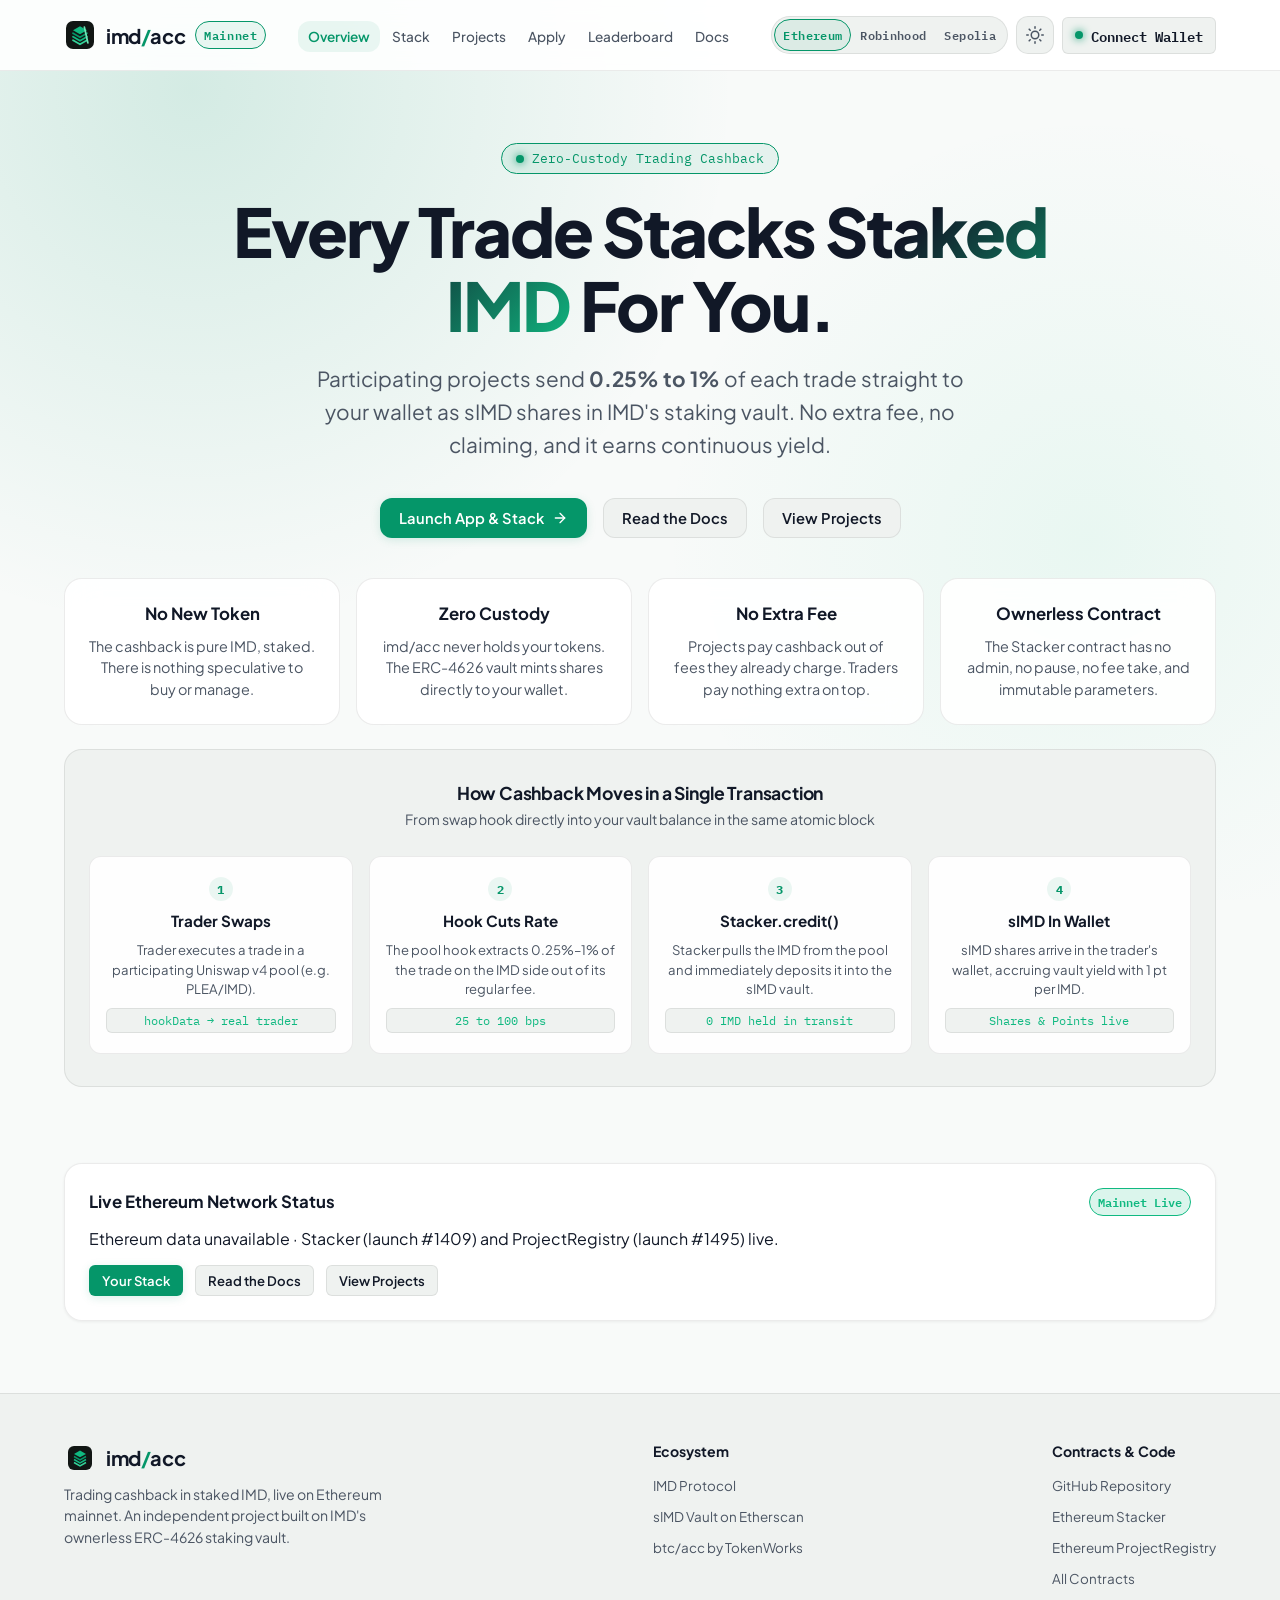
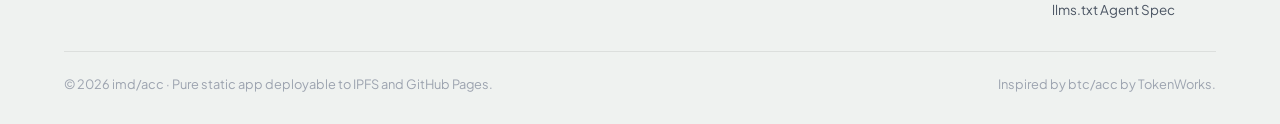
<file: index.html>
<!DOCTYPE html>
<html lang="en" data-theme="dark">
<head>
  <meta charset="UTF-8">
  <meta name="viewport" content="width=device-width, initial-scale=1.0">
  <title>imd/acc · Trading Cashback in Staked IMD</title>
  <meta name="description" content="Trading cashback in staked IMD (sIMD). Every trade in a participating project automatically deposits 0.25%–1% back to the trader as yield-bearing sIMD vault shares.">
  
  <!-- Open Graph / Social Meta -->
  <meta property="og:type" content="website">
  <meta property="og:url" content="https://imdacc.fun/">
  <meta property="og:title" content="imd/acc · Trading Cashback in Staked IMD">
  <meta property="og:description" content="Every trade stacks staked IMD. No custody, no new token, zero extra fee, and continuous ERC-4626 vault yield.">
  <meta property="og:image" content="./favicon.svg">

  <meta name="twitter:card" content="summary">
  <meta name="twitter:title" content="imd/acc · Trading Cashback in Staked IMD">
  <meta name="twitter:description" content="Every trade stacks staked IMD. Zero custody, no new token, and continuous ERC-4626 vault yield.">

  <!-- Favicon & Typography -->
  <link rel="icon" type="image/svg+xml" href="./favicon.svg">
  <link rel="preconnect" href="https://fonts.googleapis.com">
  <link rel="preconnect" href="https://fonts.gstatic.com" crossorigin>
  <link href="https://fonts.googleapis.com/css2?family=IBM+Plex+Mono:ital,wght@0,400;0,500;0,600;0,700;1,400&family=Plus+Jakarta+Sans:wght@400;500;600;700;800&display=swap" rel="stylesheet">
  
  <!-- Early Theme Init to Prevent Flash -->
  <script>
    (() => {
      let saved;
      try {
        saved = localStorage.getItem("imd_acc_theme");
      } catch {}
      const theme =
        saved === "light" || saved === "dark"
          ? saved
          : matchMedia("(prefers-color-scheme: dark)").matches
            ? "dark"
            : "light";
      document.documentElement.dataset.theme = theme;
    })();
  </script>

  <link rel="stylesheet" href="./style.css">
</head>
<body>

  <!-- Sticky Header -->
  <header class="site-header">
    <div class="container header-inner">
      <a href="#/" class="brand" id="brand-link">
        <div class="brand-icon">
          <svg width="28" height="28" viewBox="0 0 32 32" fill="none">
            <rect width="32" height="32" rx="8" fill="#111614"/>
            <path d="M16 6L24 10.5L16 15L8 10.5L16 6Z" fill="#10B981"/>
            <path d="M8 14L16 18.5L24 14" stroke="#059669" stroke-width="2" stroke-linecap="round"/>
            <path d="M8 18L16 22.5L24 18" stroke="#10B981" stroke-width="2" stroke-linecap="round"/>
            <path d="M8 22L16 26.5L24 22" stroke="#34D399" stroke-width="2" stroke-linecap="round"/>
            <line x1="21" y1="7" x2="25" y2="25" stroke="#6EE7B7" stroke-width="2" stroke-linecap="round"/>
          </svg>
        </div>
        <span>imd<span class="brand-acc">/</span>acc</span>
        <span class="brand-badge" id="brand-badge">Mainnet</span>
      </a>

      <!-- Navigation Links -->
      <nav>
        <ul class="nav-links" id="nav-menu">
          <li><a href="#/" class="nav-link active" data-route="home">Overview</a></li>
          <li><a href="#/stack" class="nav-link" data-route="stack">Stack</a></li>
          <li><a href="#/projects" class="nav-link" data-route="projects">Projects</a></li>
          <li><a href="#/apply" class="nav-link" data-route="apply">Apply</a></li>
          <li><a href="#/leaderboard" class="nav-link" data-route="leaderboard">Leaderboard</a></li>
          <li><a href="#/docs" class="nav-link" data-route="docs">Docs</a></li>
        </ul>
      </nav>

      <div class="header-actions">
        <!-- Network switch: Ethereum mainnet by default, Sepolia for testing -->
        <div class="net-switch" id="net-switch" role="group" aria-label="Network">
          <button type="button" class="net-btn active" data-net="ethereum" aria-pressed="true" title="Ethereum mainnet"><span class="net-long">Ethereum</span><span class="net-short">ETH</span></button>
          <button type="button" class="net-btn" data-net="robinhood" aria-pressed="false" title="Robinhood Chain (chain 4663)"><span class="net-long">Robinhood</span><span class="net-short">RH</span></button>
          <button type="button" class="net-btn" data-net="sepolia" aria-pressed="false" title="Sepolia testnet (test run 6)"><span class="net-long">Sepolia</span><span class="net-short">SEP</span></button>
        </div>
        <!-- Theme Toggle -->
        <button class="btn-icon" id="theme-toggle" aria-label="Toggle Theme" title="Toggle Light/Dark Theme">
          <svg id="icon-theme" width="18" height="18" viewBox="0 0 24 24" fill="none" stroke="currentColor" stroke-width="2" stroke-linecap="round" stroke-linejoin="round">
            <path d="M21 12.79A9 9 0 1 1 11.21 3 7 7 0 0 0 21 12.79z"></path>
          </svg>
        </button>

        <!-- Wallet Connect -->
        <button class="btn btn-secondary btn-sm btn-wallet" id="btn-wallet" title="Connect Web3 Wallet">
          <span class="status-indicator"></span>
          <span id="wallet-label" class="wallet-text">Connect Wallet</span>
        </button>

        <!-- Mobile Menu Toggle -->
        <button class="btn-icon mobile-menu-btn" id="mobile-toggle" aria-label="Toggle Navigation Menu" aria-expanded="false">
          <svg width="20" height="20" viewBox="0 0 24 24" fill="none" stroke="currentColor" stroke-width="2" stroke-linecap="round" stroke-linejoin="round">
            <line x1="3" y1="12" x2="21" y2="12"></line>
            <line x1="3" y1="6" x2="21" y2="6"></line>
            <line x1="3" y1="18" x2="21" y2="18"></line>
          </svg>
        </button>
      </div>
    </div>
  </header>

  <!-- Main View Container (Dynamic SPA Content) -->
  <main id="app-root" class="container">
    <!-- Rendered dynamically by app.js -->
  </main>

  <!-- Footer -->
  <footer class="site-footer">
    <div class="container">
      <div class="footer-content">
        <div class="footer-brand">
          <div class="brand">
            <div class="brand-icon">
              <svg width="24" height="24" viewBox="0 0 32 32" fill="none">
                <rect width="32" height="32" rx="8" fill="#111614"/>
                <path d="M16 6L24 10.5L16 15L8 10.5L16 6Z" fill="#10B981"/>
                <path d="M8 14L16 18.5L24 14" stroke="#059669" stroke-width="2"/>
                <path d="M8 18L16 22.5L24 18" stroke="#10B981" stroke-width="2"/>
                <path d="M8 22L16 26.5L24 22" stroke="#34D399" stroke-width="2"/>
              </svg>
            </div>
            <span>imd<span class="brand-acc">/</span>acc</span>
          </div>
          <p class="footer-text">
            Trading cashback in staked IMD, live on Ethereum mainnet. An independent project built on IMD's ownerless ERC-4626 staking vault.
          </p>
        </div>

        <div class="footer-links-col">
          <h5>Ecosystem</h5>
          <ul class="footer-links-list">
            <li><a href="https://imd.fun" target="_blank" rel="noopener noreferrer" class="footer-link">IMD Protocol</a></li>
            <li><a href="https://etherscan.io/address/0x9efa934d9fad4ae28c998a40195646b965a97247" target="_blank" rel="noopener noreferrer" class="footer-link">sIMD Vault on Etherscan</a></li>
            <li><a href="https://github.com/token-works/archive" target="_blank" rel="noopener noreferrer" class="footer-link">btc/acc by TokenWorks</a></li>
          </ul>
        </div>

        <div class="footer-links-col">
          <h5>Contracts & Code</h5>
          <ul class="footer-links-list">
            <li><a href="https://github.com/khaed1/imd-acc" target="_blank" rel="noopener noreferrer" class="footer-link">GitHub Repository</a></li>
            <li><a href="https://etherscan.io/address/0x06909f672301f28a810f78cfe7a754851269f4f0" target="_blank" rel="noopener noreferrer" class="footer-link" data-net-explorer="stacker">Ethereum Stacker</a></li>
            <li><a href="https://etherscan.io/address/0x7f53fa1543c682bb5de3f50c2cf3d1842ae57faa" target="_blank" rel="noopener noreferrer" class="footer-link" data-net-explorer="registry">Ethereum ProjectRegistry</a></li>
            <li><a href="#/docs/contracts" class="footer-link">All Contracts</a></li>
            <li><a href="./llms.txt" target="_blank" class="footer-link">llms.txt Agent Spec</a></li>
          </ul>
        </div>
      </div>

      <div class="footer-bottom">
        <div>&copy; 2026 imd/acc · Pure static app deployable to IPFS and GitHub Pages.</div>
        <div>Inspired by btc/acc by TokenWorks.</div>
      </div>
    </div>
  </footer>

  <!-- Toast Notification -->
  <div class="toast" id="toast-msg">
    <span class="toast-icon">✓</span>
    <span id="toast-text">Action completed</span>
  </div>

  <script src="./app.js"></script>
</body>
</html>
</file>
<file: style.css>
/* ==========================================================================
   imd/acc - Design System & Modern Web3 Styles
   ========================================================================== */

:root {
  /* Color Palette - Dark Theme (Default) */
  --bg-primary: #090c0b;
  --bg-surface: #111614;
  --bg-card: rgba(19, 25, 23, 0.75);
  --bg-card-hover: rgba(25, 33, 30, 0.85);
  --bg-input: #151c19;
  --bg-elevated: #1a221f;

  --border-subtle: rgba(255, 255, 255, 0.08);
  --border-medium: rgba(255, 255, 255, 0.16);
  --border-focus: #10b981;

  --text-primary: #f3f4f6;
  --text-secondary: #9ca3af;
  --text-muted: #6b7280;
  --text-inverse: #090c0b;

  --accent-primary: #10b981;
  --accent-light: #34d399;
  --accent-glow: rgba(16, 185, 129, 0.18);
  --accent-subtle: rgba(16, 185, 129, 0.12);

  --status-live: #10b981;
  --status-live-bg: rgba(16, 185, 129, 0.15);
  --status-pending: #f59e0b;
  --status-pending-bg: rgba(245, 158, 11, 0.15);
  --status-alarm: #ef4444;
  --status-alarm-bg: rgba(239, 68, 68, 0.15);

  /* Typography */
  --font-sans: "Plus Jakarta Sans", system-ui, -apple-system, sans-serif;
  --font-mono: "IBM Plex Mono", ui-monospace, Menlo, Monaco, Consolas, monospace;

  /* Layout */
  --max-width: 1200px;
  --header-height: 70px;
  --radius-sm: 6px;
  --radius-md: 12px;
  --radius-lg: 18px;
  --radius-full: 9999px;

  /* Elevation & Effects */
  --shadow-sm: 0 1px 2px rgba(0, 0, 0, 0.3);
  --shadow-md: 0 4px 12px rgba(0, 0, 0, 0.4);
  --shadow-glow: 0 0 24px rgba(16, 185, 129, 0.2);
  --backdrop-blur: blur(16px);
  --transition-fast: 0.18s ease;
  --transition-medium: 0.25s ease;
}

[data-theme="light"] {
  --bg-primary: #f8faf9;
  --bg-surface: #eff2f0;
  --bg-card: rgba(255, 255, 255, 0.9);
  --bg-card-hover: rgba(255, 255, 255, 1);
  --bg-input: #ffffff;
  --bg-elevated: #e2e8e5;

  --border-subtle: rgba(0, 0, 0, 0.08);
  --border-medium: rgba(0, 0, 0, 0.16);
  --border-focus: #059669;

  --text-primary: #111827;
  --text-secondary: #4b5563;
  --text-muted: #9ca3af;
  --text-inverse: #ffffff;

  --accent-primary: #059669;
  --accent-light: #10b981;
  --accent-glow: rgba(5, 150, 105, 0.15);
  --accent-subtle: rgba(5, 150, 105, 0.08);

  --shadow-sm: 0 1px 3px rgba(0, 0, 0, 0.06);
  --shadow-md: 0 4px 14px rgba(0, 0, 0, 0.08);
  --shadow-glow: 0 0 20px rgba(5, 150, 105, 0.15);
}

/* Base Reset */
*, *::before, *::after {
  box-sizing: border-box;
  margin: 0;
  padding: 0;
}

html {
  font-family: var(--font-sans);
  background-color: var(--bg-primary);
  color: var(--text-primary);
  scroll-behavior: smooth;
  -webkit-font-smoothing: antialiased;
  -moz-osx-font-smoothing: grayscale;
}

body {
  min-height: 100vh;
  display: flex;
  flex-direction: column;
  overflow-x: hidden;
  position: relative;
  background-image: 
    radial-gradient(circle at 15% 10%, var(--accent-glow) 0%, transparent 40%),
    radial-gradient(circle at 85% 60%, rgba(52, 211, 153, 0.08) 0%, transparent 35%);
  background-attachment: fixed;
}

a {
  color: inherit;
  text-decoration: none;
  transition: color var(--transition-fast);
}

button, input, select, textarea {
  font-family: inherit;
  color: inherit;
}

code, pre, .mono {
  font-family: var(--font-mono);
  font-feature-settings: "tnum" 1;
}

/* Prevent ugly focus outlines on headers while preserving accessibility for interactive elements */
h1:focus, .page-title:focus, .hero-title:focus, h2:focus, h3:focus {
  outline: none !important;
}

/* Container */
.container {
  width: 100%;
  max-width: var(--max-width);
  margin: 0 auto;
  padding: 0 24px;
}

/* ==========================================================================
   Header & Navigation
   ========================================================================== */
.site-header {
  position: sticky;
  top: 0;
  z-index: 100;
  background: var(--bg-card);
  backdrop-filter: var(--backdrop-blur);
  -webkit-backdrop-filter: var(--backdrop-blur);
  border-bottom: 1px solid var(--border-subtle);
  transition: background-color var(--transition-medium);
}

.header-inner {
  height: var(--header-height);
  display: flex;
  align-items: center;
  justify-content: space-between;
  gap: 16px;
}

.brand {
  display: flex;
  align-items: center;
  gap: 10px;
  font-weight: 700;
  font-size: 1.25rem;
  letter-spacing: -0.02em;
  flex-shrink: 0;
}

.brand-icon {
  width: 32px;
  height: 32px;
  display: flex;
  align-items: center;
  justify-content: center;
}

.brand-acc {
  color: var(--accent-primary);
}

.brand-badge {
  font-family: var(--font-mono);
  font-size: 0.72rem;
  font-weight: 600;
  letter-spacing: 0.05em;
  padding: 3px 8px;
  border-radius: var(--radius-full);
  background: var(--accent-subtle);
  color: var(--accent-primary);
  border: 1px solid var(--accent-primary);
}

.nav-links {
  display: flex;
  align-items: center;
  gap: 2px;
  list-style: none;
  white-space: nowrap;
}

.nav-link {
  font-size: 0.85rem;
  font-weight: 500;
  padding: 7px 10px;
  border-radius: var(--radius-md);
  color: var(--text-secondary);
  transition: all var(--transition-fast);
  white-space: nowrap;
}

.nav-link:hover {
  color: var(--text-primary);
  background: var(--border-subtle);
}

.nav-link.active, .nav-link[aria-current="page"] {
  color: var(--accent-primary);
  background: var(--accent-subtle);
  font-weight: 600;
}

.header-actions {
  display: flex;
  align-items: center;
  gap: 8px;
  flex-shrink: 0;
}

.btn-icon {
  width: 38px;
  height: 38px;
  border-radius: var(--radius-md);
  background: var(--bg-surface);
  border: 1px solid var(--border-subtle);
  display: inline-flex;
  align-items: center;
  justify-content: center;
  cursor: pointer;
  color: var(--text-secondary);
  transition: all var(--transition-fast);
}

.btn-icon:hover {
  color: var(--text-primary);
  border-color: var(--border-medium);
  background: var(--bg-elevated);
}

.mobile-menu-btn {
  display: none;
}

/* ==========================================================================
   Buttons
   ========================================================================== */
.btn {
  display: inline-flex;
  align-items: center;
  justify-content: center;
  gap: 8px;
  font-size: 0.92rem;
  font-weight: 600;
  padding: 10px 18px;
  border-radius: var(--radius-md);
  border: 1px solid transparent;
  cursor: pointer;
  transition: all var(--transition-fast);
  white-space: nowrap;
}

.btn-primary {
  background: var(--accent-primary);
  color: #ffffff;
  box-shadow: 0 2px 10px var(--accent-glow);
}

.btn-primary:hover:not(:disabled) {
  background: var(--accent-light);
  transform: translateY(-1px);
  box-shadow: 0 4px 16px var(--accent-glow);
}

.btn-secondary {
  background: var(--bg-surface);
  color: var(--text-primary);
  border-color: var(--border-subtle);
}

.btn-secondary:hover:not(:disabled) {
  background: var(--bg-elevated);
  border-color: var(--border-medium);
  transform: translateY(-1px);
}

.btn-sm {
  padding: 6px 12px;
  font-size: 0.82rem;
  border-radius: var(--radius-sm);
}

.btn:disabled {
  opacity: 0.5;
  cursor: not-allowed;
  transform: none !important;
}

.btn-wallet {
  font-family: var(--font-mono);
  font-size: 0.85rem;
}

/* Network switch (Ethereum | Robinhood | Sepolia) */
.net-switch {
  display: inline-flex;
  border: 1px solid var(--border-subtle);
  border-radius: var(--radius-full);
  padding: 2px;
  background: var(--bg-surface);
}

.net-btn {
  font-family: var(--font-mono);
  font-size: 0.74rem;
  font-weight: 600;
  letter-spacing: 0.03em;
  padding: 5px 8px;
  border-radius: var(--radius-full);
  border: 1px solid transparent;
  background: transparent;
  color: var(--text-secondary);
  cursor: pointer;
  transition: all var(--transition-fast);
}

.net-btn:hover {
  color: var(--text-primary);
}

.net-btn.active {
  background: var(--accent-subtle);
  border-color: var(--accent-primary);
  color: var(--accent-primary);
}

.net-short {
  display: none;
}

.status-indicator {
  width: 8px;
  height: 8px;
  border-radius: 50%;
  background: var(--accent-primary);
  display: inline-block;
  box-shadow: 0 0 8px var(--accent-primary);
}

/* ==========================================================================
   Page Wrappers & Headings
   ========================================================================== */
main {
  flex: 1;
}

/* The page container's side padding would otherwise cancel the space above the footer. */
#app-root {
  padding-bottom: 72px;
}

.page-view {
  display: flex;
  flex-direction: column;
  gap: 32px;
  padding-top: 32px;
  animation: fadeIn 0.2s ease-in-out;
}

@keyframes fadeIn {
  from { opacity: 0; transform: translateY(4px); }
  to { opacity: 1; transform: translateY(0); }
}

.page-header-block {
  margin-bottom: 8px;
}

.page-tag {
  font-family: var(--font-mono);
  font-size: 0.76rem;
  font-weight: 600;
  text-transform: uppercase;
  letter-spacing: 0.08em;
  color: var(--accent-primary);
  margin-bottom: 6px;
  display: flex;
  align-items: center;
  gap: 8px;
}

.page-title {
  font-size: clamp(1.8rem, 4vw, 2.6rem);
  font-weight: 800;
  letter-spacing: -0.02em;
  color: var(--text-primary);
  margin-bottom: 8px;
}

.page-desc {
  font-size: 1.05rem;
  color: var(--text-secondary);
  line-height: 1.6;
  max-width: 720px;
}

/* ==========================================================================
   Hero Section
   ========================================================================== */
.hero-section {
  padding: 40px 0 20px;
  text-align: center;
}

.hero-pill {
  display: inline-flex;
  align-items: center;
  gap: 8px;
  font-family: var(--font-mono);
  font-size: 0.8rem;
  padding: 6px 14px;
  border-radius: var(--radius-full);
  background: var(--accent-subtle);
  border: 1px solid var(--accent-primary);
  color: var(--accent-primary);
  margin-bottom: 20px;
}

.hero-pill-dot {
  width: 8px;
  height: 8px;
  border-radius: 50%;
  background: var(--accent-primary);
  box-shadow: 0 0 8px var(--accent-primary);
  animation: pulse-dot 2s infinite ease-in-out;
}

@keyframes pulse-dot {
  0%, 100% { transform: scale(1); opacity: 1; }
  50% { transform: scale(1.3); opacity: 0.6; }
}

.hero-title {
  font-size: clamp(2.4rem, 6vw, 4.2rem);
  font-weight: 800;
  line-height: 1.1;
  letter-spacing: -0.03em;
  margin-bottom: 20px;
  max-width: 900px;
  margin-inline: auto;
}

.gradient-text {
  background: linear-gradient(135deg, var(--text-primary) 30%, var(--accent-light) 100%);
  -webkit-background-clip: text;
  -webkit-text-fill-color: transparent;
}

.hero-desc {
  font-size: clamp(1.05rem, 2vw, 1.3rem);
  color: var(--text-secondary);
  line-height: 1.6;
  max-width: 680px;
  margin: 0 auto 36px;
}

.hero-actions {
  display: flex;
  align-items: center;
  justify-content: center;
  gap: 16px;
  margin-bottom: 40px;
  flex-wrap: wrap;
}

/* Hero Pillars */
.pillars-grid {
  display: grid;
  grid-template-columns: repeat(auto-fit, minmax(260px, 1fr));
  gap: 16px;
  margin-top: 24px;
  text-align: center;
}

.pillar-card {
  background: var(--bg-card);
  backdrop-filter: var(--backdrop-blur);
  border: 1px solid var(--border-subtle);
  padding: 24px;
  border-radius: var(--radius-lg);
  transition: all var(--transition-medium);
}

.pillar-card:hover {
  border-color: var(--border-medium);
  transform: translateY(-2px);
  box-shadow: var(--shadow-md);
}

.pillar-header {
  display: flex;
  align-items: center;
  justify-content: center;
  gap: 12px;
  margin-bottom: 12px;
}

.pillar-icon {
  width: 36px;
  height: 36px;
  border-radius: var(--radius-md);
  background: var(--accent-subtle);
  color: var(--accent-primary);
  display: flex;
  align-items: center;
  justify-content: center;
  font-size: 1.1rem;
}

.pillar-title {
  font-size: 1.05rem;
  font-weight: 700;
  color: var(--text-primary);
}

.pillar-desc {
  font-size: 0.9rem;
  color: var(--text-secondary);
  line-height: 1.5;
}

/* ==========================================================================
   Animated Pipeline Flow
   ========================================================================== */
.flow-diagram-container {
  background: var(--bg-surface);
  border: 1px solid var(--border-subtle);
  border-radius: var(--radius-lg);
  padding: 32px 24px;
  margin: 24px 0;
  position: relative;
  overflow: hidden;
}

.diagram-header {
  text-align: center;
  margin-bottom: 28px;
}

.diagram-title {
  font-size: 1.1rem;
  font-weight: 700;
  letter-spacing: -0.01em;
  margin-bottom: 6px;
}

.diagram-subtitle {
  font-size: 0.88rem;
  color: var(--text-secondary);
}

.pipeline-steps {
  display: grid;
  grid-template-columns: repeat(4, 1fr);
  gap: 16px;
  position: relative;
}

.pipeline-step {
  background: var(--bg-card);
  border: 1px solid var(--border-subtle);
  border-radius: var(--radius-md);
  padding: 20px 16px;
  display: flex;
  flex-direction: column;
  gap: 10px;
  position: relative;
  transition: all var(--transition-fast);
}

.pipeline-step:hover {
  border-color: var(--accent-primary);
  box-shadow: var(--shadow-glow);
}

.step-num {
  align-self: center;
  font-family: var(--font-mono);
  font-size: 0.75rem;
  font-weight: 700;
  color: var(--accent-primary);
  width: 24px;
  height: 24px;
  border-radius: 50%;
  background: var(--accent-subtle);
  display: flex;
  align-items: center;
  justify-content: center;
}

.step-title {
  font-size: 0.95rem;
  font-weight: 700;
}

.step-desc {
  font-size: 0.82rem;
  color: var(--text-secondary);
  line-height: 1.45;
}

.step-badge {
  font-family: var(--font-mono);
  font-size: 0.72rem;
  background: var(--bg-surface);
  border: 1px solid var(--border-subtle);
  padding: 4px 8px;
  border-radius: var(--radius-sm);
  color: var(--accent-light);
  margin-top: auto;
}

/* ==========================================================================
   Dashboard, Cards & Forms
   ========================================================================== */
.app-grid {
  display: grid;
  grid-template-columns: minmax(0, 1.2fr) minmax(0, 0.8fr);
  gap: 24px;
}

.grid-2 {
  display: grid;
  grid-template-columns: minmax(0, 1fr) minmax(0, 1fr);
  gap: 24px;
}

.dashboard-card {
  background: var(--bg-card);
  backdrop-filter: var(--backdrop-blur);
  border: 1px solid var(--border-subtle);
  border-radius: var(--radius-lg);
  padding: 28px;
  box-shadow: var(--shadow-sm);
}

.card-header-row {
  display: flex;
  justify-content: space-between;
  align-items: center;
  flex-wrap: wrap;
  gap: 10px 16px;
  margin-bottom: 24px;
}

.card-title {
  font-size: 1.2rem;
  font-weight: 700;
}

.badge-status {
  display: inline-flex;
  align-items: center;
  gap: 6px;
  font-family: var(--font-mono);
  font-size: 0.75rem;
  padding: 4px 10px;
  border-radius: var(--radius-full);
}

.badge-status.connected {
  background: var(--status-live-bg);
  color: var(--status-live);
  border: 1px solid var(--status-live);
}

.badge-status.disconnected {
  background: var(--bg-elevated);
  color: var(--text-secondary);
  border: 1px solid var(--border-subtle);
}

.stats-grid {
  display: grid;
  grid-template-columns: repeat(2, 1fr);
  gap: 16px;
  margin-bottom: 24px;
}

.stat-box {
  background: var(--bg-surface);
  border: 1px solid var(--border-subtle);
  border-radius: var(--radius-md);
  padding: 18px;
  display: flex;
  flex-direction: column;
  gap: 6px;
}

.stat-label {
  font-size: 0.8rem;
  color: var(--text-secondary);
}

.stat-val {
  font-family: var(--font-mono);
  font-size: 1.4rem;
  font-weight: 700;
  color: var(--text-primary);
}

.stat-change {
  font-family: var(--font-mono);
  font-size: 0.75rem;
  color: var(--accent-primary);
}

.tool-card {
  background: var(--bg-surface);
  border: 1px solid var(--border-subtle);
  border-radius: var(--radius-md);
  padding: 20px;
  margin-bottom: 16px;
}

.tool-title {
  font-size: 0.95rem;
  font-weight: 700;
  margin-bottom: 6px;
}

.tool-desc {
  font-size: 0.82rem;
  color: var(--text-secondary);
  margin-bottom: 14px;
  line-height: 1.45;
}

.tool-input-row {
  display: flex;
  gap: 8px;
}

.input-text {
  flex: 1;
  min-width: 0;
  background: var(--bg-input);
  border: 1px solid var(--border-subtle);
  border-radius: var(--radius-sm);
  padding: 8px 12px;
  font-family: var(--font-mono);
  font-size: 0.88rem;
  color: var(--text-primary);
}

.input-text:focus {
  outline: none;
  border-color: var(--border-focus);
}

/* Forms & Error Messages */
.form-group {
  display: flex;
  flex-direction: column;
  gap: 6px;
  margin-bottom: 18px;
}

.form-label {
  font-size: 0.82rem;
  font-weight: 600;
  color: var(--text-secondary);
}

.form-input {
  background: var(--bg-input);
  border: 1px solid var(--border-subtle);
  border-radius: var(--radius-sm);
  padding: 10px 14px;
  font-family: var(--font-mono);
  font-size: 0.88rem;
  color: var(--text-primary);
  width: 100%;
  transition: border-color var(--transition-fast);
}

.form-input:focus {
  outline: none;
  border-color: var(--border-focus);
}

.form-input[aria-invalid="true"] {
  border-color: var(--status-alarm);
}

.field-error {
  font-size: 0.8rem;
  color: var(--status-alarm);
  min-height: 18px;
}

.disabled-reason {
  font-size: 0.8rem;
  color: var(--text-muted);
  margin-top: 6px;
}

/* ==========================================================================
   Tables & Lists
   ========================================================================== */
.projects-table-wrap {
  width: 100%;
  overflow-x: auto;
  border: 1px solid var(--border-subtle);
  border-radius: var(--radius-lg);
  background: var(--bg-card);
  box-shadow: var(--shadow-sm);
}

.data-table {
  width: 100%;
  border-collapse: collapse;
  text-align: left;
  font-size: 0.88rem;
}

.data-table th {
  background: var(--bg-surface);
  padding: 14px 18px;
  font-family: var(--font-mono);
  font-size: 0.74rem;
  font-weight: 600;
  text-transform: uppercase;
  letter-spacing: 0.06em;
  color: var(--text-secondary);
  border-bottom: 1px solid var(--border-subtle);
}

.data-table td {
  padding: 16px 18px;
  border-bottom: 1px solid var(--border-subtle);
  vertical-align: middle;
}

.data-table tr:last-child td {
  border-bottom: none;
}

.data-table tr:hover td {
  background: var(--bg-card-hover);
}

.pill {
  display: inline-block;
  font-family: var(--font-mono);
  font-size: 0.72rem;
  font-weight: 600;
  padding: 3px 8px;
  border-radius: var(--radius-full);
}

.pill-live {
  background: var(--status-live-bg);
  color: var(--status-live);
  border: 1px solid var(--status-live);
}

.pill-planned {
  background: var(--status-pending-bg);
  color: var(--status-pending);
  border: 1px solid var(--status-pending);
}

.pill-test {
  background: var(--bg-elevated);
  color: var(--text-secondary);
  border: 1px solid var(--border-subtle);
}

/* Filter Tabs */
.filter-tabs {
  display: flex;
  gap: 8px;
  margin-bottom: 20px;
  flex-wrap: wrap;
}

.filter-tab {
  font-size: 0.85rem;
  font-weight: 600;
  padding: 8px 16px;
  border-radius: var(--radius-full);
  background: var(--bg-surface);
  border: 1px solid var(--border-subtle);
  cursor: pointer;
  transition: all var(--transition-fast);
}

.filter-tab.active, .filter-tab:hover {
  background: var(--accent-subtle);
  border-color: var(--accent-primary);
  color: var(--accent-primary);
}

/* Contracts Cards */
.contracts-grid {
  display: grid;
  grid-template-columns: repeat(auto-fit, minmax(320px, 1fr));
  gap: 20px;
  margin-bottom: 32px;
}

.contract-card {
  background: var(--bg-card);
  border: 1px solid var(--border-subtle);
  border-radius: var(--radius-md);
  padding: 20px;
  display: flex;
  flex-direction: column;
  gap: 12px;
  transition: all var(--transition-fast);
}

.contract-card:hover {
  border-color: var(--border-medium);
  box-shadow: var(--shadow-sm);
}

.contract-card-header {
  display: flex;
  align-items: center;
  justify-content: space-between;
  gap: 10px;
}

.contract-name {
  font-weight: 600;
  color: var(--text-primary);
}

.address-row {
  display: flex;
  align-items: center;
  justify-content: space-between;
  background: var(--bg-surface);
  border: 1px solid var(--border-subtle);
  padding: 8px 12px;
  border-radius: var(--radius-sm);
}

.address-text {
  font-family: var(--font-mono);
  font-size: 0.8rem;
  color: var(--accent-light);
  overflow: hidden;
  text-overflow: ellipsis;
  white-space: nowrap;
}

/* Code Snippets */
.code-container {
  background: #090c0b;
  border: 1px solid var(--border-subtle);
  border-radius: var(--radius-lg);
  overflow: hidden;
  margin-top: 20px;
}

.code-header {
  background: #111614;
  padding: 12px 20px;
  display: flex;
  justify-content: space-between;
  align-items: center;
  border-bottom: 1px solid var(--border-subtle);
}

.code-title {
  font-family: var(--font-mono);
  font-size: 0.82rem;
  font-weight: 600;
  color: var(--text-secondary);
}

.code-block {
  padding: 20px;
  font-family: var(--font-mono);
  font-size: 0.86rem;
  line-height: 1.6;
  color: #e5e7eb;
  overflow-x: auto;
}

/* Docs Grid */
.docs-grid {
  display: grid;
  grid-template-columns: repeat(auto-fit, minmax(280px, 1fr));
  gap: 20px;
}

.doc-rule-card {
  background: var(--bg-card);
  border: 1px solid var(--border-subtle);
  border-radius: var(--radius-md);
  padding: 20px;
  display: flex;
  gap: 16px;
}

.rule-number {
  font-family: var(--font-mono);
  font-size: 1.1rem;
  font-weight: 800;
  color: var(--accent-primary);
  background: var(--accent-subtle);
  width: 36px;
  height: 36px;
  border-radius: var(--radius-sm);
  display: flex;
  align-items: center;
  justify-content: center;
  flex-shrink: 0;
}

.rule-content h4 {
  font-size: 0.95rem;
  font-weight: 700;
  margin-bottom: 6px;
}

.rule-content p {
  font-size: 0.84rem;
  color: var(--text-secondary);
  line-height: 1.5;
}

/* ==========================================================================
   Docs (GitBook-style: sidebar, article, on-this-page)
   ========================================================================== */
.docs-layout {
  display: grid;
  grid-template-columns: 236px minmax(0, 1fr) 196px;
  gap: 40px;
  align-items: start;
}

.docs-sidebar {
  position: sticky;
  top: calc(var(--header-height) + 24px);
  max-height: calc(100vh - var(--header-height) - 48px);
  overflow-y: auto;
  padding-right: 6px;
}

.docs-search {
  margin-bottom: 16px;
}

.docs-search .form-input {
  font-family: var(--font-sans);
  font-size: 0.86rem;
  padding: 9px 12px;
}

.docs-nav-group {
  margin-bottom: 14px;
}

.docs-nav-heading {
  font-family: var(--font-mono);
  font-size: 0.7rem;
  font-weight: 600;
  text-transform: uppercase;
  letter-spacing: 0.08em;
  color: var(--text-muted);
  margin: 0 0 6px 12px;
}

.docs-nav-list {
  list-style: none;
  display: flex;
  flex-direction: column;
  gap: 2px;
  border-left: 1px solid var(--border-subtle);
}

.docs-nav-link {
  display: block;
  font-size: 0.86rem;
  padding: 5px 12px;
  margin-left: -1px;
  border-left: 2px solid transparent;
  border-radius: 0 var(--radius-sm) var(--radius-sm) 0;
  color: var(--text-secondary);
}

.docs-nav-link:hover {
  color: var(--text-primary);
  background: var(--bg-card-hover);
}

.docs-nav-link.active {
  color: var(--accent-primary);
  border-left-color: var(--accent-primary);
  background: var(--accent-subtle);
  font-weight: 600;
}

.docs-search-empty {
  font-size: 0.82rem;
  color: var(--text-muted);
  padding: 0 12px;
}

.docs-mobile-toggle {
  display: none;
  width: 100%;
  justify-content: space-between;
}

.docs-article {
  min-width: 0;
}

.docs-article .page-header-block {
  margin-bottom: 24px;
  padding-bottom: 20px;
  border-bottom: 1px solid var(--border-subtle);
}

.docs-body {
  font-size: 0.97rem;
  line-height: 1.7;
  color: var(--text-secondary);
}

.docs-body > *:first-child {
  margin-top: 0;
}

.docs-body h2 {
  font-size: 1.35rem;
  font-weight: 700;
  letter-spacing: -0.01em;
  color: var(--text-primary);
  margin: 36px 0 12px;
  scroll-margin-top: calc(var(--header-height) + 20px);
}

.docs-body h3 {
  font-size: 1.04rem;
  font-weight: 700;
  color: var(--text-primary);
  margin: 24px 0 8px;
}

.docs-body p {
  margin-bottom: 14px;
}

.docs-body ul,
.docs-body ol {
  margin: 0 0 16px 22px;
}

.docs-body li {
  margin-bottom: 6px;
}

.docs-body strong {
  color: var(--text-primary);
}

.docs-body a:not(.btn) {
  color: var(--accent-primary);
}

.docs-body a:not(.btn):hover {
  text-decoration: underline;
}

.docs-body :not(pre) > code {
  font-size: 0.86em;
  background: var(--bg-elevated);
  border: 1px solid var(--border-subtle);
  padding: 1px 6px;
  border-radius: var(--radius-sm);
  color: var(--text-primary);
}

.docs-body .projects-table-wrap,
.docs-body .code-container,
.docs-body .docs-grid {
  margin: 8px 0 22px;
}

.docs-body .data-table td {
  color: var(--text-secondary);
  vertical-align: top;
}

.docs-body .data-table td:first-child {
  color: var(--text-primary);
}

.docs-body .contracts-grid {
  grid-template-columns: repeat(auto-fit, minmax(280px, 1fr));
  margin: 8px 0 22px;
}

.docs-body .contract-card p {
  margin: 0;
  font-size: 0.82rem;
  line-height: 1.5;
}

.docs-callout {
  border: 1px solid var(--accent-primary);
  background: var(--accent-subtle);
  border-radius: var(--radius-md);
  padding: 14px 18px;
  margin: 8px 0 22px;
  font-size: 0.92rem;
  color: var(--text-primary);
}

.docs-callout-warn {
  border-color: var(--status-pending);
  background: var(--status-pending-bg);
}

.docs-callout p:last-child {
  margin-bottom: 0;
}

.docs-features {
  display: grid;
  grid-template-columns: repeat(auto-fit, minmax(220px, 1fr));
  gap: 14px;
  margin: 8px 0 22px;
}

.docs-feature {
  background: var(--bg-card);
  border: 1px solid var(--border-subtle);
  border-radius: var(--radius-md);
  padding: 18px;
}

.docs-feature h4 {
  font-size: 0.95rem;
  font-weight: 700;
  color: var(--text-primary);
  margin-bottom: 6px;
}

.docs-feature p {
  font-size: 0.85rem;
  line-height: 1.5;
  margin: 0;
}

.docs-pager {
  display: grid;
  grid-template-columns: 1fr 1fr;
  gap: 16px;
  margin-top: 40px;
  padding-top: 24px;
  border-top: 1px solid var(--border-subtle);
}

.docs-pager-link {
  display: flex;
  flex-direction: column;
  gap: 4px;
  padding: 14px 18px;
  border: 1px solid var(--border-subtle);
  border-radius: var(--radius-md);
  background: var(--bg-card);
  transition: all var(--transition-fast);
}

.docs-pager-link:hover {
  border-color: var(--accent-primary);
  box-shadow: var(--shadow-glow);
}

.docs-pager-link.next {
  grid-column: 2;
  text-align: right;
}

.docs-pager-label {
  font-family: var(--font-mono);
  font-size: 0.7rem;
  text-transform: uppercase;
  letter-spacing: 0.08em;
  color: var(--text-muted);
}

.docs-pager-title {
  font-weight: 700;
  color: var(--text-primary);
}

.docs-meta {
  display: flex;
  justify-content: space-between;
  flex-wrap: wrap;
  gap: 8px;
  margin-top: 20px;
  font-size: 0.8rem;
  color: var(--text-muted);
}

.docs-meta a:hover {
  color: var(--accent-primary);
}

.docs-toc {
  position: sticky;
  top: calc(var(--header-height) + 24px);
}

.docs-toc-title {
  font-family: var(--font-mono);
  font-size: 0.7rem;
  font-weight: 600;
  text-transform: uppercase;
  letter-spacing: 0.08em;
  color: var(--text-muted);
  margin-bottom: 10px;
}

.docs-toc-link {
  display: block;
  width: 100%;
  background: none;
  border: none;
  border-left: 1px solid var(--border-subtle);
  padding: 4px 0 4px 12px;
  text-align: left;
  font-size: 0.82rem;
  color: var(--text-secondary);
  cursor: pointer;
  transition: all var(--transition-fast);
}

.docs-toc-link:hover {
  color: var(--accent-primary);
  border-left-color: var(--accent-primary);
}

@media (max-width: 1140px) {
  .docs-layout {
    grid-template-columns: 220px minmax(0, 1fr);
    gap: 32px;
  }

  .docs-toc {
    display: none;
  }
}

@media (max-width: 920px) {
  .docs-layout {
    grid-template-columns: minmax(0, 1fr);
    gap: 16px;
  }

  .docs-mobile-toggle {
    display: flex;
  }

  .docs-sidebar {
    display: none;
    position: static;
    max-height: none;
    overflow: visible;
    padding: 16px;
    background: var(--bg-card);
    border: 1px solid var(--border-subtle);
    border-radius: var(--radius-md);
  }

  .docs-sidebar.open {
    display: block;
  }

  .docs-pager {
    grid-template-columns: 1fr;
  }

  .docs-pager-link.next {
    grid-column: auto;
  }
}

@media (max-width: 640px) {
  #app-root {
    padding-bottom: 48px;
  }
}

/* ==========================================================================
   Toast / Notification
   ========================================================================== */
.toast {
  position: fixed;
  bottom: 24px;
  right: 24px;
  background: var(--bg-elevated);
  border: 1px solid var(--border-medium);
  padding: 12px 20px;
  border-radius: var(--radius-md);
  box-shadow: var(--shadow-md);
  display: flex;
  align-items: center;
  gap: 10px;
  font-size: 0.88rem;
  z-index: 1000;
  transform: translateY(120%);
  opacity: 0;
  transition: all 0.3s cubic-bezier(0.16, 1, 0.3, 1);
}

.toast.show {
  transform: translateY(0);
  opacity: 1;
}

.toast-icon {
  color: var(--accent-primary);
}

/* ==========================================================================
   Footer
   ========================================================================== */
.site-footer {
  margin-top: auto;
  border-top: 1px solid var(--border-subtle);
  background: var(--bg-surface);
  padding: 48px 0 32px;
}

.footer-content {
  display: flex;
  justify-content: space-between;
  align-items: flex-start;
  gap: 32px;
  flex-wrap: wrap;
  margin-bottom: 32px;
}

.footer-brand {
  max-width: 340px;
}

.footer-text {
  font-size: 0.88rem;
  color: var(--text-secondary);
  margin-top: 10px;
  line-height: 1.55;
}

.footer-links-col h5 {
  font-size: 0.88rem;
  font-weight: 700;
  margin-bottom: 14px;
}

.footer-links-list {
  list-style: none;
  display: flex;
  flex-direction: column;
  gap: 10px;
}

.footer-link {
  font-size: 0.84rem;
  color: var(--text-secondary);
  transition: color var(--transition-fast);
}

.footer-link:hover {
  color: var(--accent-primary);
}

.footer-bottom {
  border-top: 1px solid var(--border-subtle);
  padding-top: 24px;
  display: flex;
  justify-content: space-between;
  align-items: center;
  font-size: 0.8rem;
  color: var(--text-muted);
  flex-wrap: wrap;
  gap: 12px;
}

/* ==========================================================================
   Responsive
   ========================================================================== */
@media (max-width: 1140px) {
  .nav-links {
    display: none;
    position: absolute;
    top: var(--header-height);
    left: 0;
    right: 0;
    background: var(--bg-surface);
    border-bottom: 1px solid var(--border-medium);
    padding: 16px 20px;
    flex-direction: column;
    align-items: stretch;
    gap: 6px;
    box-shadow: 0 16px 36px rgba(0, 0, 0, 0.6);
    z-index: 1000;
    white-space: normal;
  }

  .nav-links.open {
    display: flex;
  }

  .mobile-menu-btn {
    display: inline-flex;
  }

  .nav-link {
    padding: 10px 14px;
    font-size: 0.95rem;
  }
}

@media (max-width: 920px) {
  .app-grid {
    grid-template-columns: minmax(0, 1fr);
  }

  .grid-2 {
    grid-template-columns: minmax(0, 1fr);
  }

  .pipeline-steps {
    grid-template-columns: 1fr 1fr;
  }
}

/* Three networks: below 1280px the switch shows short labels (the badge still names the network),
   below 720px the badge goes too, and below 400px the header tightens, so it never scrolls sideways. */
@media (max-width: 1279px) {
  .net-long {
    display: none;
  }

  .net-short {
    display: inline;
  }
}

@media (max-width: 720px) {
  .brand-badge {
    display: none;
  }
}

@media (max-width: 400px) {
  .net-btn {
    padding: 4px 5px !important;
  }

  .header-actions {
    gap: 3px !important;
  }

  .header-actions .btn-icon {
    width: 32px !important;
    height: 32px !important;
  }
}

@media (max-width: 359px) {
  .brand {
    font-size: 1.05rem;
    gap: 4px !important;
  }

  .header-inner {
    gap: 4px !important;
  }

  .net-btn {
    padding: 4px 4px !important;
    letter-spacing: 0;
  }

  .header-actions {
    gap: 2px !important;
  }

  .header-actions .btn-icon {
    width: 30px !important;
    height: 30px !important;
  }
}

@media (max-width: 640px) {
  .net-btn {
    padding: 4px 7px;
    font-size: 0.7rem;
  }

  .header-actions {
    gap: 5px;
  }

  .header-actions .btn-icon {
    width: 34px;
    height: 34px;
  }

  .header-inner {
    gap: 8px;
  }

  .brand {
    gap: 6px;
  }

  .wallet-text {
    display: none;
  }

  .btn-wallet {
    padding: 8px 12px;
  }

  .container {
    padding: 0 16px;
  }

  .hero-section {
    padding: 32px 0 16px;
  }

  .hero-title {
    font-size: clamp(1.8rem, 8vw, 2.5rem);
    line-height: 1.18;
    margin-bottom: 16px;
  }

  .hero-desc {
    font-size: 0.96rem;
    margin-bottom: 24px;
  }

  .hero-actions {
    flex-direction: column;
    align-items: stretch;
    width: 100%;
    gap: 10px;
  }

  .hero-actions .btn {
    width: 100%;
    padding: 12px 18px;
  }

  .dashboard-card {
    padding: 18px;
  }

  .page-view {
    gap: 20px;
    padding-top: 20px;
  }

  .page-title {
    font-size: 1.8rem;
  }

  .pipeline-steps {
    grid-template-columns: 1fr;
  }

  .stats-grid {
    grid-template-columns: 1fr;
  }

  .contracts-grid {
    grid-template-columns: 1fr;
  }

  .toast {
    left: 16px;
    right: 16px;
    bottom: 16px;
    width: auto;
  }
}
</file>
